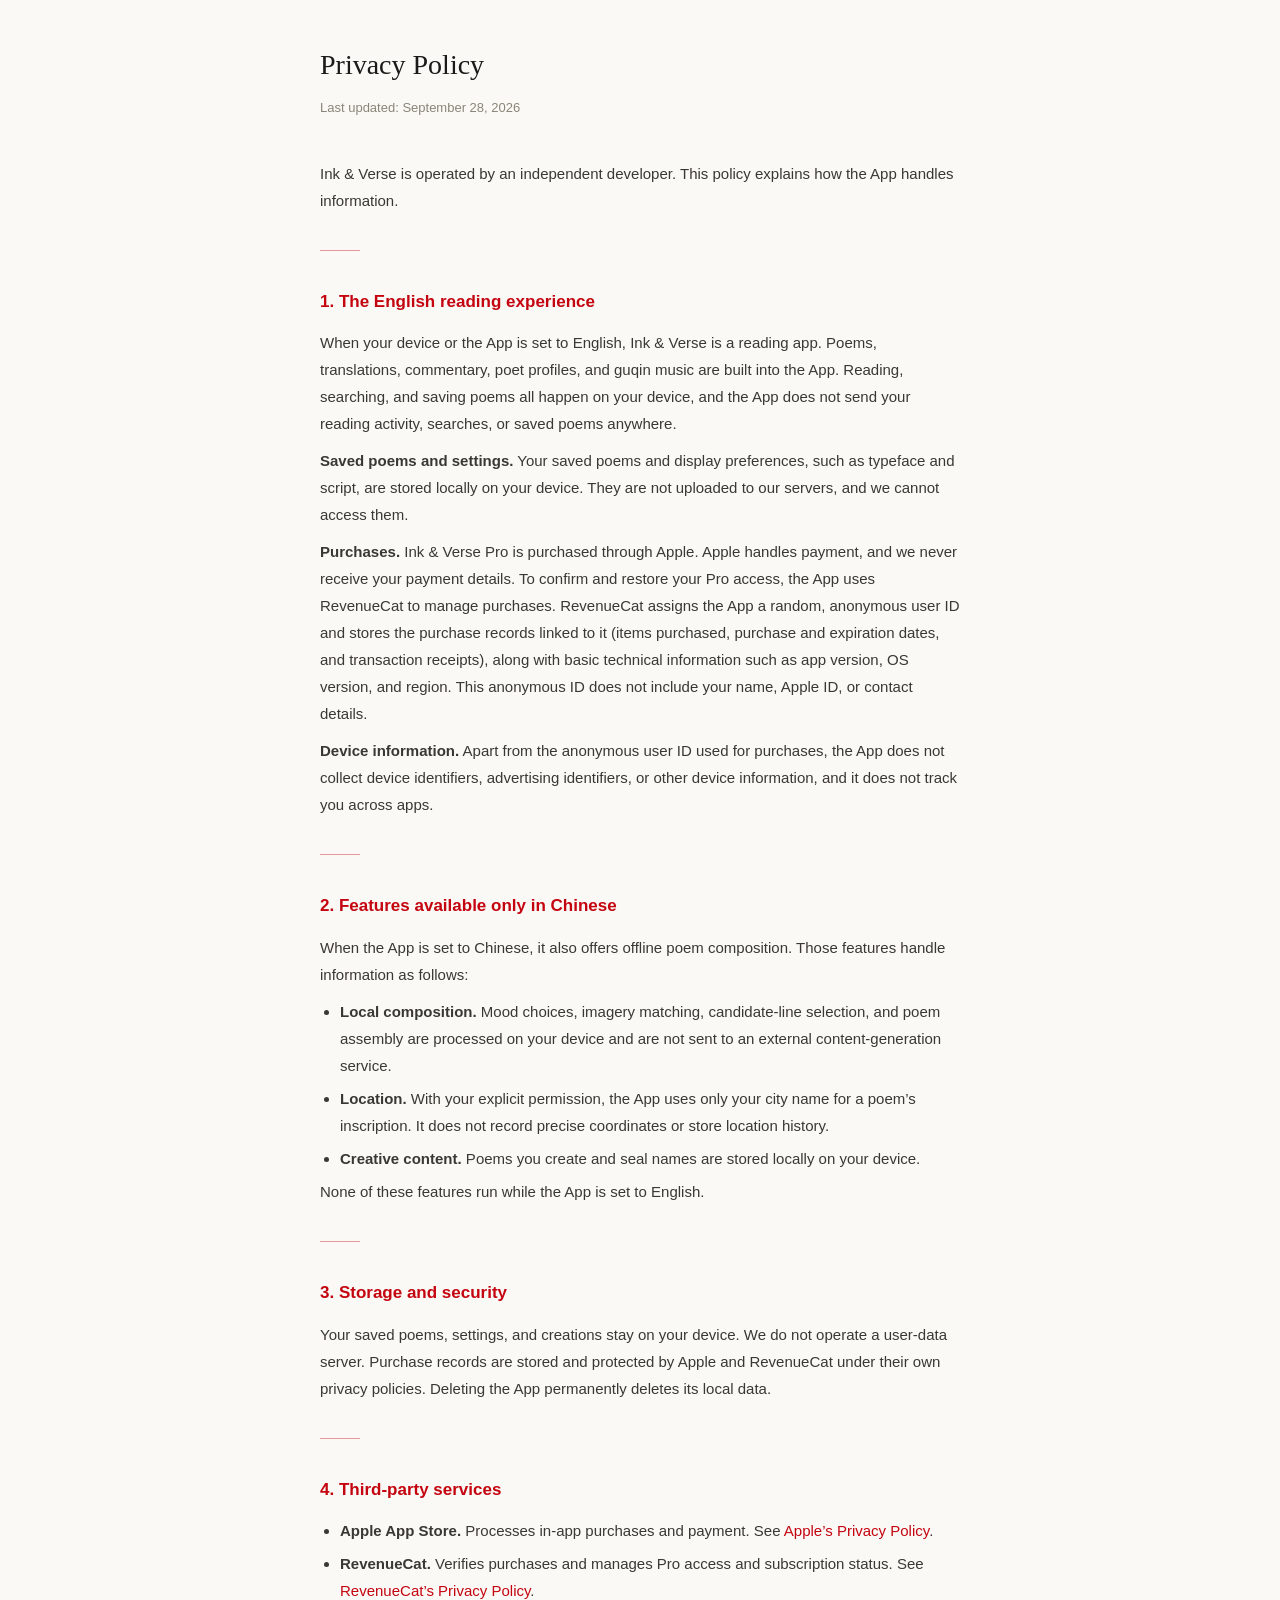
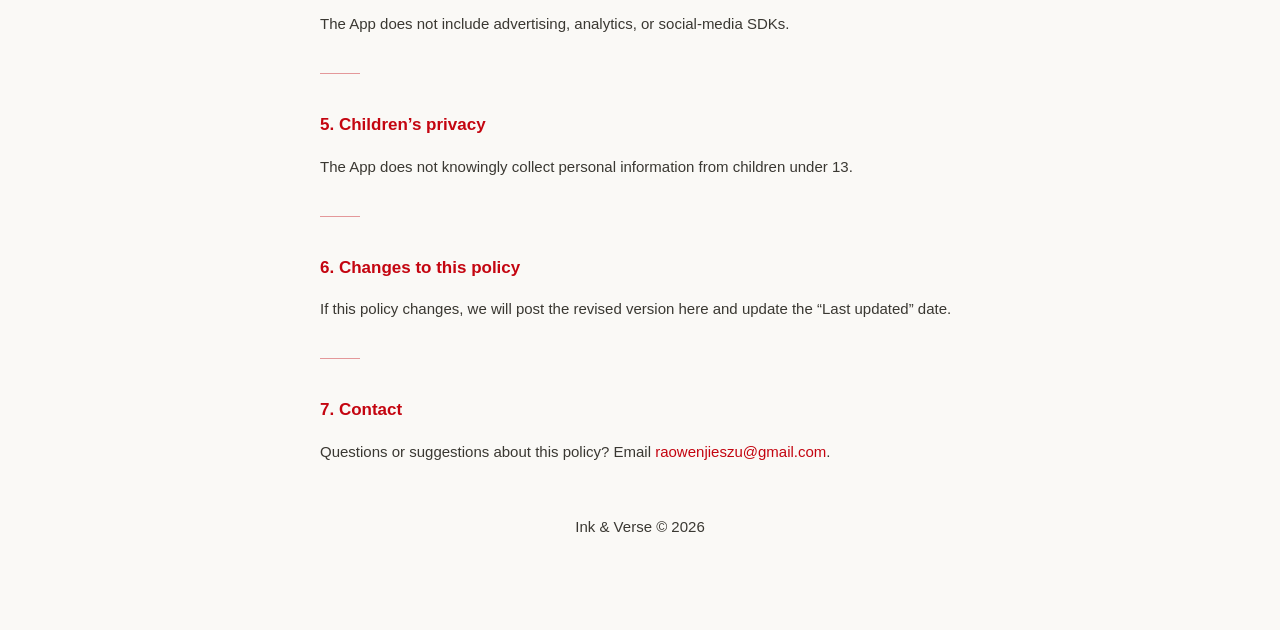
<file: docs/privacy-en.html>
<!DOCTYPE html>
<html lang="en">
<head>
<meta charset="UTF-8">
<meta name="viewport" content="width=device-width, initial-scale=1.0">
<title>Ink &amp; Verse — Privacy Policy</title>
<style>
  * { margin: 0; padding: 0; box-sizing: border-box; }
  body { font-family: -apple-system, BlinkMacSystemFont, "Segoe UI", sans-serif; color: #1a1a18; background: #faf9f6; line-height: 1.8; padding: 40px 20px 80px; max-width: 680px; margin: 0 auto; }
  h1 { font-family: Georgia, serif; font-size: 28px; font-weight: 400; margin-bottom: 6px; }
  .subtitle { font-size: 13px; color: #8a8578; margin-bottom: 40px; }
  h2 { font-size: 17px; font-weight: 600; margin-top: 32px; margin-bottom: 12px; color: #c40510; }
  p, li { font-size: 15px; color: #3a3832; margin-bottom: 10px; }
  ul { padding-left: 20px; }
  li { margin-bottom: 6px; }
  .divider { width: 40px; height: 1px; background: #c40510; opacity: 0.4; margin: 36px 0; }
  a { color: #c40510; text-decoration: none; }
  a:hover { text-decoration: underline; }
  .footer { margin-top: 48px; font-size: 12px; color: #a8a198; text-align: center; }
</style>
</head>
<body>
<h1>Privacy Policy</h1>
<p class="subtitle">Last updated: September 28, 2026</p>
<p>Ink &amp; Verse is operated by an independent developer. This policy explains how the App handles information.</p>
<div class="divider"></div>
<h2>1. The English reading experience</h2>
<p>When your device or the App is set to English, Ink &amp; Verse is a reading app. Poems, translations, commentary, poet profiles, and guqin music are built into the App. Reading, searching, and saving poems all happen on your device, and the App does not send your reading activity, searches, or saved poems anywhere.</p>
<p><strong>Saved poems and settings.</strong> Your saved poems and display preferences, such as typeface and script, are stored locally on your device. They are not uploaded to our servers, and we cannot access them.</p>
<p><strong>Purchases.</strong> Ink &amp; Verse Pro is purchased through Apple. Apple handles payment, and we never receive your payment details. To confirm and restore your Pro access, the App uses RevenueCat to manage purchases. RevenueCat assigns the App a random, anonymous user ID and stores the purchase records linked to it (items purchased, purchase and expiration dates, and transaction receipts), along with basic technical information such as app version, OS version, and region. This anonymous ID does not include your name, Apple ID, or contact details.</p>
<p><strong>Device information.</strong> Apart from the anonymous user ID used for purchases, the App does not collect device identifiers, advertising identifiers, or other device information, and it does not track you across apps.</p>
<div class="divider"></div>
<h2>2. Features available only in Chinese</h2>
<p>When the App is set to Chinese, it also offers offline poem composition. Those features handle information as follows:</p>
<ul>
  <li><strong>Local composition.</strong> Mood choices, imagery matching, candidate-line selection, and poem assembly are processed on your device and are not sent to an external content-generation service.</li>
  <li><strong>Location.</strong> With your explicit permission, the App uses only your city name for a poem&rsquo;s inscription. It does not record precise coordinates or store location history.</li>
  <li><strong>Creative content.</strong> Poems you create and seal names are stored locally on your device.</li>
</ul>
<p>None of these features run while the App is set to English.</p>
<div class="divider"></div>
<h2>3. Storage and security</h2>
<p>Your saved poems, settings, and creations stay on your device. We do not operate a user-data server. Purchase records are stored and protected by Apple and RevenueCat under their own privacy policies. Deleting the App permanently deletes its local data.</p>
<div class="divider"></div>
<h2>4. Third-party services</h2>
<ul>
  <li><strong>Apple App Store.</strong> Processes in-app purchases and payment. See <a href="https://www.apple.com/legal/privacy/" target="_blank">Apple&rsquo;s Privacy Policy</a>.</li>
  <li><strong>RevenueCat.</strong> Verifies purchases and manages Pro access and subscription status. See <a href="https://www.revenuecat.com/privacy/" target="_blank">RevenueCat&rsquo;s Privacy Policy</a>.</li>
</ul>
<p>The App does not include advertising, analytics, or social-media SDKs.</p>
<div class="divider"></div>
<h2>5. Children&rsquo;s privacy</h2>
<p>The App does not knowingly collect personal information from children under 13.</p>
<div class="divider"></div>
<h2>6. Changes to this policy</h2>
<p>If this policy changes, we will post the revised version here and update the &ldquo;Last updated&rdquo; date.</p>
<div class="divider"></div>
<h2>7. Contact</h2>
<p>Questions or suggestions about this policy? Email <a href="mailto:raowenjieszu@gmail.com">raowenjieszu@gmail.com</a>.</p>
<div class="footer"><p>Ink &amp; Verse &copy; 2026</p></div>
</body>
</html>
</file>
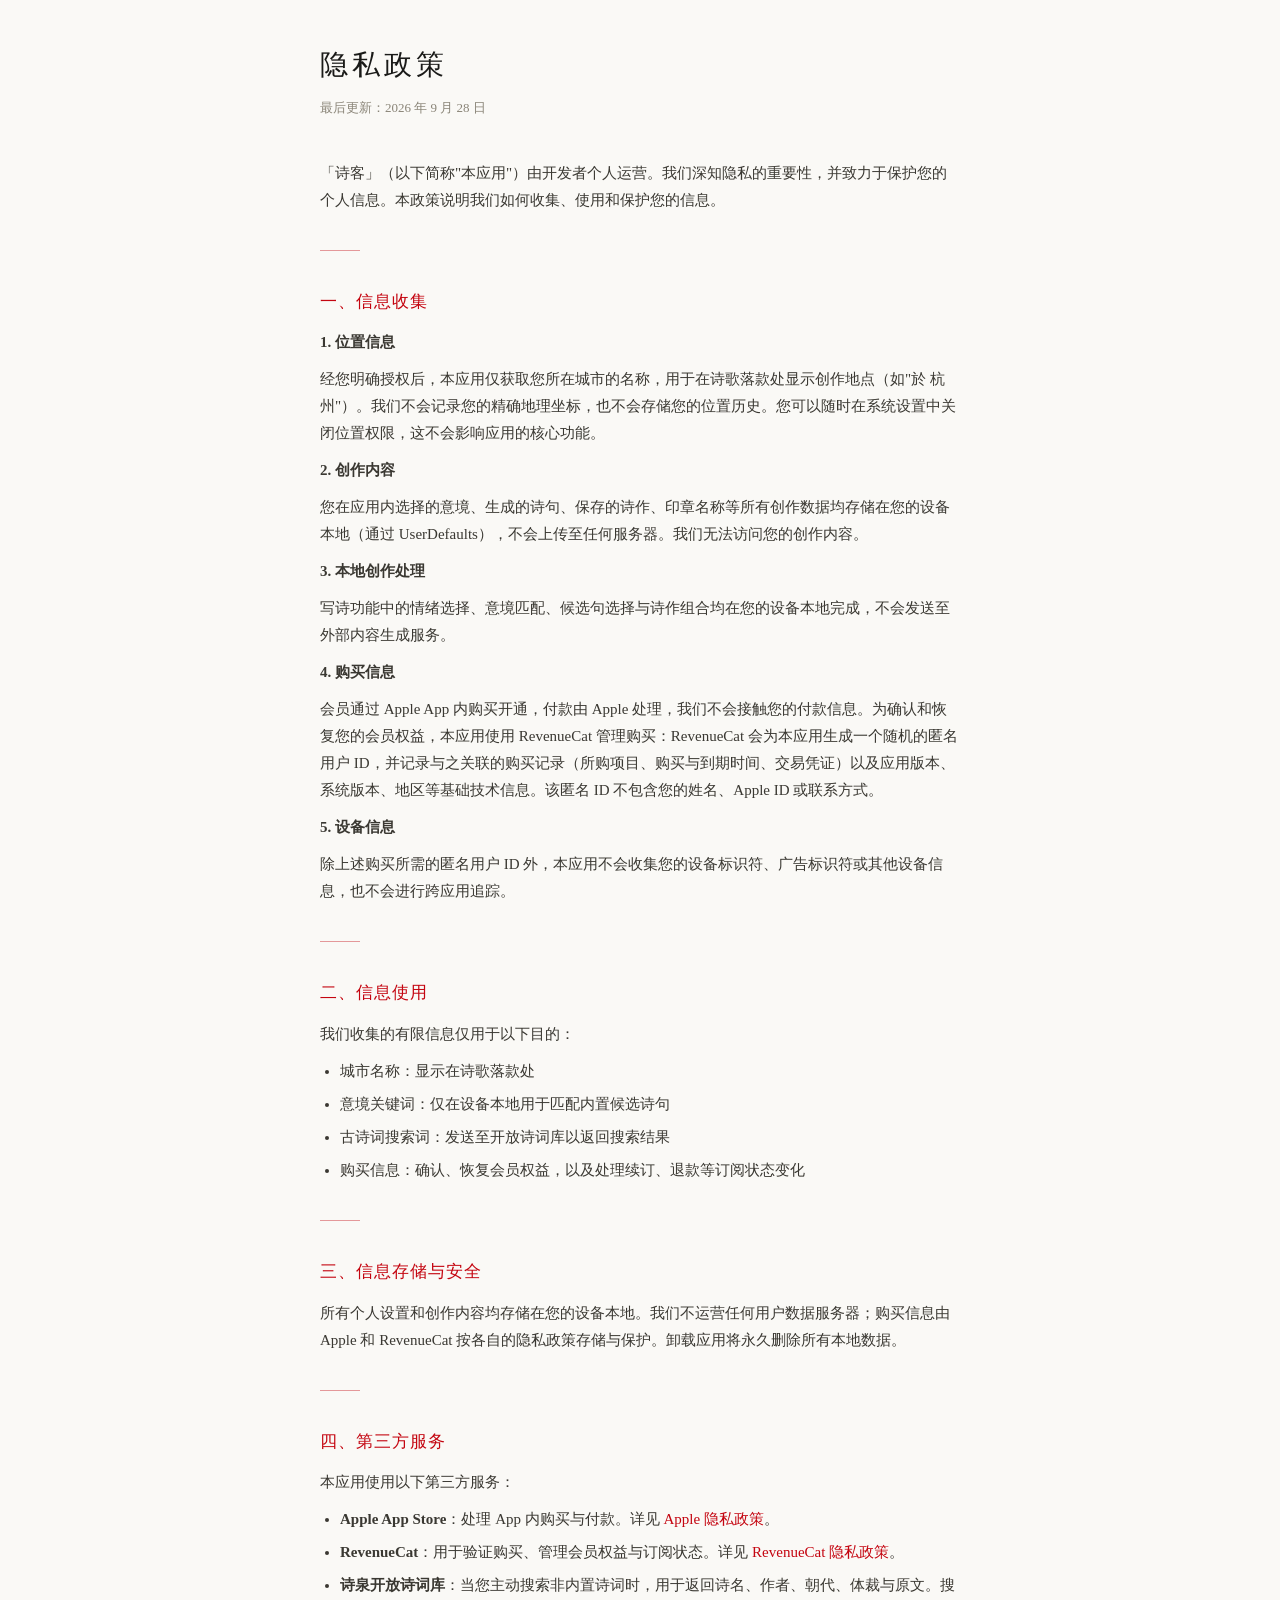
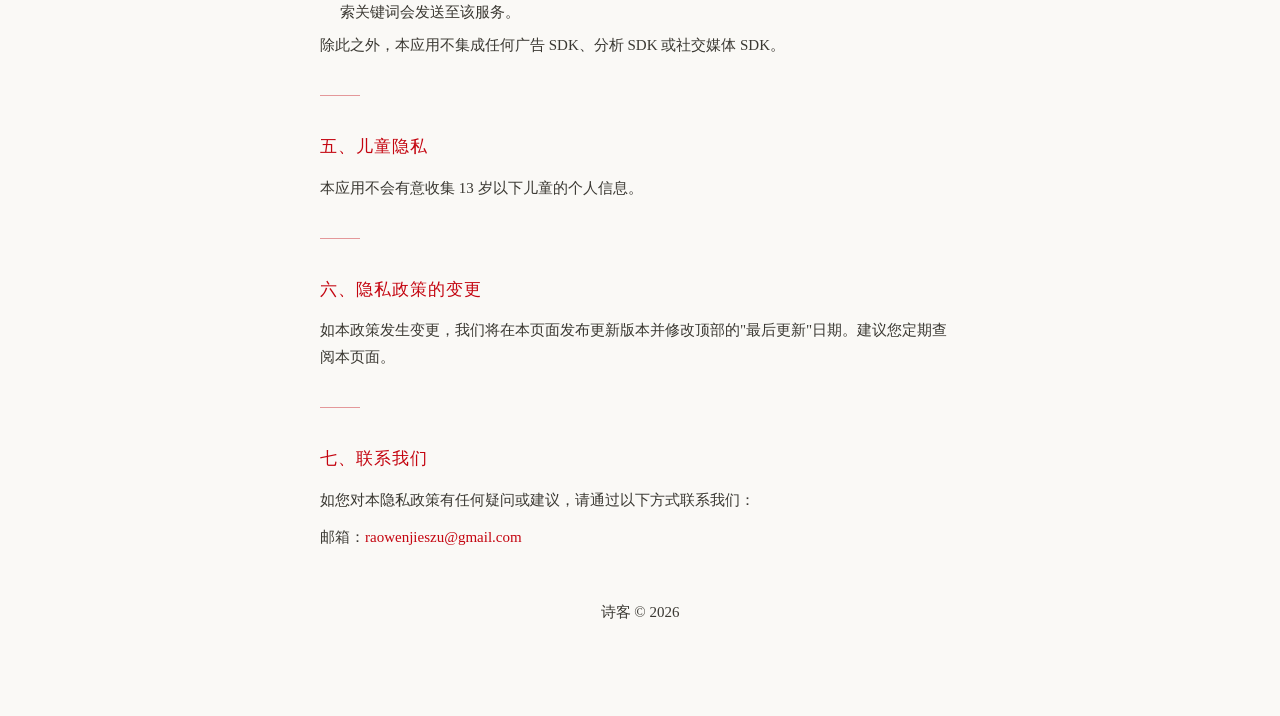
<file: docs/privacy.html>
<!DOCTYPE html>
<html lang="zh-CN">
<head>
<meta charset="UTF-8">
<meta name="viewport" content="width=device-width, initial-scale=1.0">
<title>诗客 - 隐私政策</title>
<style>
  * { margin: 0; padding: 0; box-sizing: border-box; }
  body {
    font-family: -apple-system, "PingFang SC", "Noto Serif SC", serif;
    color: #1a1a18;
    background: #faf9f6;
    line-height: 1.8;
    padding: 40px 20px 80px;
    max-width: 680px;
    margin: 0 auto;
  }
  h1 {
    font-size: 28px;
    font-weight: 300;
    margin-bottom: 6px;
    letter-spacing: 4px;
  }
  .subtitle {
    font-size: 13px;
    color: #8a8578;
    margin-bottom: 40px;
  }
  h2 {
    font-size: 17px;
    font-weight: 500;
    margin-top: 32px;
    margin-bottom: 12px;
    color: #c40510;
    letter-spacing: 1px;
  }
  p, li {
    font-size: 15px;
    color: #3a3832;
    margin-bottom: 10px;
  }
  ul { padding-left: 20px; }
  li { margin-bottom: 6px; }
  .divider {
    width: 40px;
    height: 1px;
    background: #c40510;
    opacity: 0.4;
    margin: 36px 0;
  }
  a { color: #c40510; text-decoration: none; }
  a:hover { text-decoration: underline; }
  .footer {
    margin-top: 48px;
    font-size: 12px;
    color: #a8a198;
    text-align: center;
  }
</style>
</head>
<body>

<h1>隐私政策</h1>
<p class="subtitle">最后更新：2026 年 9 月 28 日</p>

<p>「诗客」（以下简称"本应用"）由开发者个人运营。我们深知隐私的重要性，并致力于保护您的个人信息。本政策说明我们如何收集、使用和保护您的信息。</p>

<div class="divider"></div>

<h2>一、信息收集</h2>

<p><strong>1. 位置信息</strong></p>
<p>经您明确授权后，本应用仅获取您所在城市的名称，用于在诗歌落款处显示创作地点（如"於 杭州"）。我们不会记录您的精确地理坐标，也不会存储您的位置历史。您可以随时在系统设置中关闭位置权限，这不会影响应用的核心功能。</p>

<p><strong>2. 创作内容</strong></p>
<p>您在应用内选择的意境、生成的诗句、保存的诗作、印章名称等所有创作数据均存储在您的设备本地（通过 UserDefaults），不会上传至任何服务器。我们无法访问您的创作内容。</p>

<p><strong>3. 本地创作处理</strong></p>
<p>写诗功能中的情绪选择、意境匹配、候选句选择与诗作组合均在您的设备本地完成，不会发送至外部内容生成服务。</p>

<p><strong>4. 购买信息</strong></p>
<p>会员通过 Apple App 内购买开通，付款由 Apple 处理，我们不会接触您的付款信息。为确认和恢复您的会员权益，本应用使用 RevenueCat 管理购买：RevenueCat 会为本应用生成一个随机的匿名用户 ID，并记录与之关联的购买记录（所购项目、购买与到期时间、交易凭证）以及应用版本、系统版本、地区等基础技术信息。该匿名 ID 不包含您的姓名、Apple ID 或联系方式。</p>

<p><strong>5. 设备信息</strong></p>
<p>除上述购买所需的匿名用户 ID 外，本应用不会收集您的设备标识符、广告标识符或其他设备信息，也不会进行跨应用追踪。</p>

<div class="divider"></div>

<h2>二、信息使用</h2>
<p>我们收集的有限信息仅用于以下目的：</p>
<ul>
  <li>城市名称：显示在诗歌落款处</li>
  <li>意境关键词：仅在设备本地用于匹配内置候选诗句</li>
  <li>古诗词搜索词：发送至开放诗词库以返回搜索结果</li>
  <li>购买信息：确认、恢复会员权益，以及处理续订、退款等订阅状态变化</li>
</ul>

<div class="divider"></div>

<h2>三、信息存储与安全</h2>
<p>所有个人设置和创作内容均存储在您的设备本地。我们不运营任何用户数据服务器；购买信息由 Apple 和 RevenueCat 按各自的隐私政策存储与保护。卸载应用将永久删除所有本地数据。</p>

<div class="divider"></div>

<h2>四、第三方服务</h2>
<p>本应用使用以下第三方服务：</p>
<ul>
  <li><strong>Apple App Store</strong>：处理 App 内购买与付款。详见 <a href="https://www.apple.com/legal/privacy/" target="_blank">Apple 隐私政策</a>。</li>
  <li><strong>RevenueCat</strong>：用于验证购买、管理会员权益与订阅状态。详见 <a href="https://www.revenuecat.com/privacy/" target="_blank">RevenueCat 隐私政策</a>。</li>
  <li><strong>诗泉开放诗词库</strong>：当您主动搜索非内置诗词时，用于返回诗名、作者、朝代、体裁与原文。搜索关键词会发送至该服务。</li>
</ul>
<p>除此之外，本应用不集成任何广告 SDK、分析 SDK 或社交媒体 SDK。</p>

<div class="divider"></div>

<h2>五、儿童隐私</h2>
<p>本应用不会有意收集 13 岁以下儿童的个人信息。</p>

<div class="divider"></div>

<h2>六、隐私政策的变更</h2>
<p>如本政策发生变更，我们将在本页面发布更新版本并修改顶部的"最后更新"日期。建议您定期查阅本页面。</p>

<div class="divider"></div>

<h2>七、联系我们</h2>
<p>如您对本隐私政策有任何疑问或建议，请通过以下方式联系我们：</p>
<p>邮箱：<a href="mailto:raowenjieszu@gmail.com">raowenjieszu@gmail.com</a></p>

<div class="footer">
  <p>诗客 &copy; 2026</p>
</div>

</body>
</html>
</file>
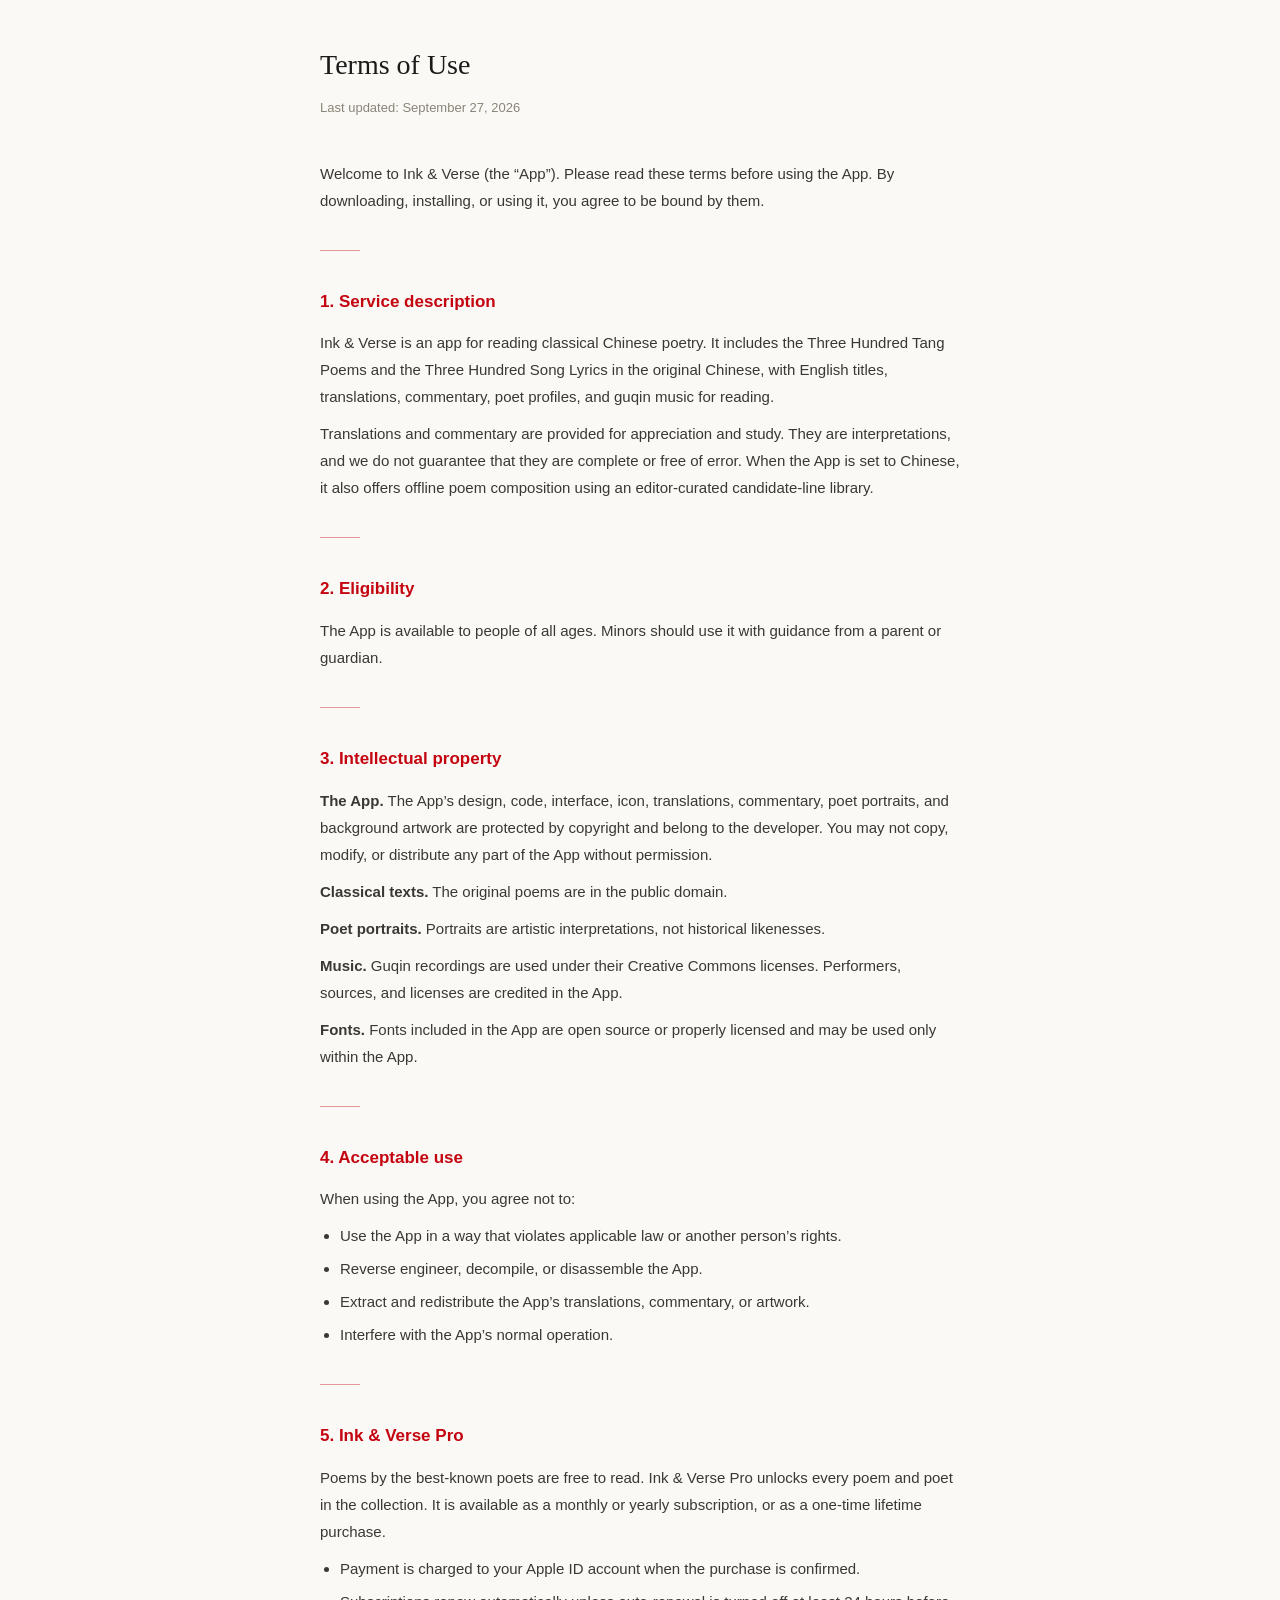
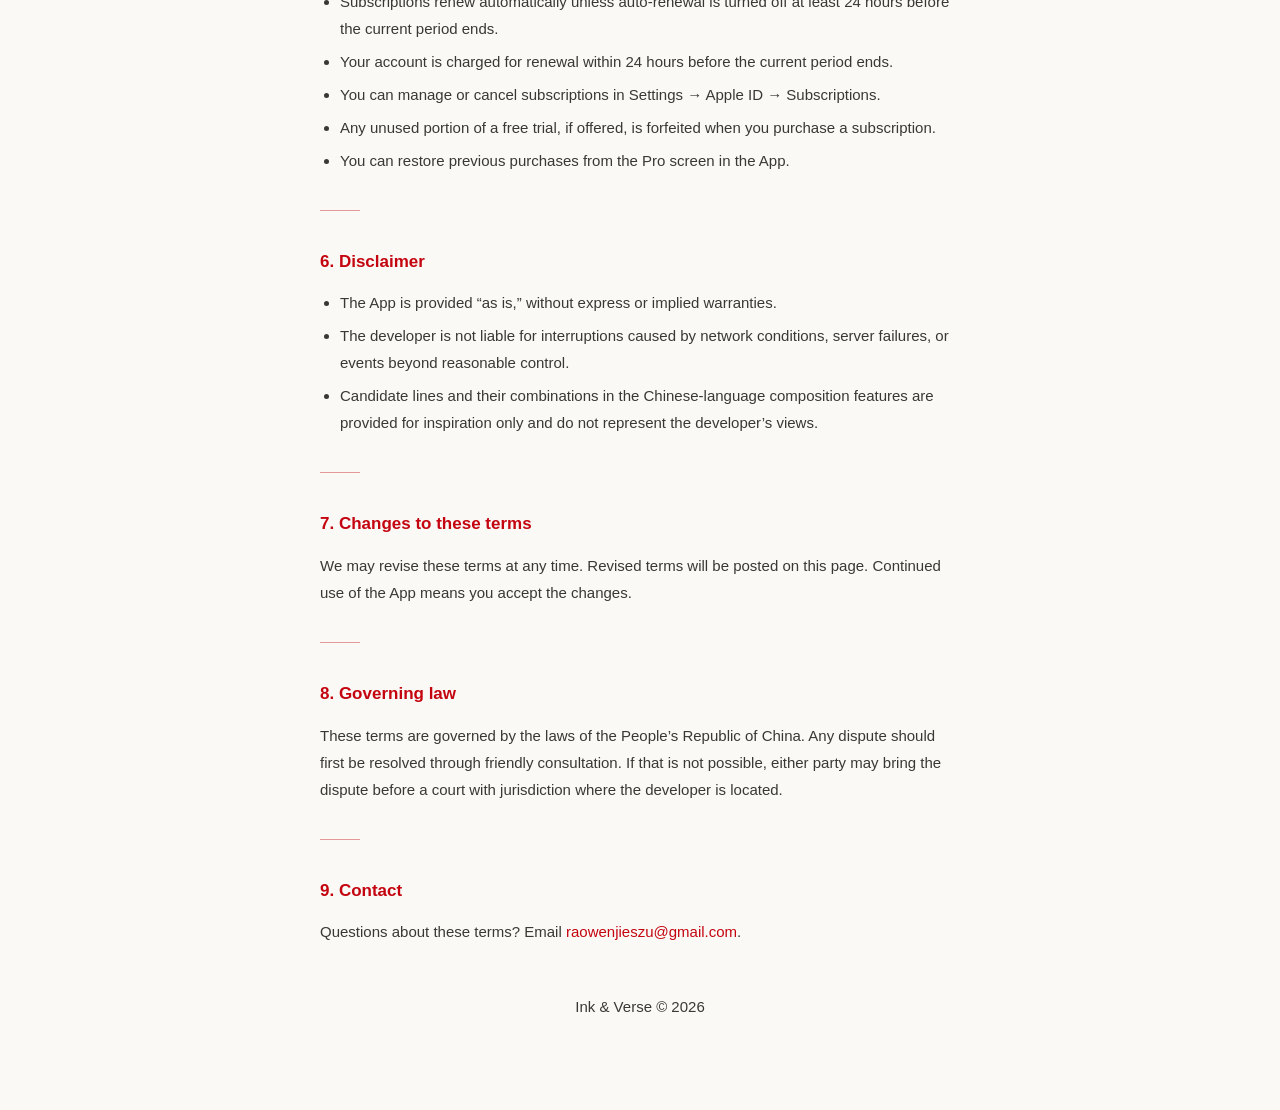
<file: docs/terms-en.html>
<!DOCTYPE html>
<html lang="en">
<head>
<meta charset="UTF-8">
<meta name="viewport" content="width=device-width, initial-scale=1.0">
<title>Ink &amp; Verse — Terms of Use</title>
<style>
  * { margin: 0; padding: 0; box-sizing: border-box; }
  body { font-family: -apple-system, BlinkMacSystemFont, "Segoe UI", sans-serif; color: #1a1a18; background: #faf9f6; line-height: 1.8; padding: 40px 20px 80px; max-width: 680px; margin: 0 auto; }
  h1 { font-family: Georgia, serif; font-size: 28px; font-weight: 400; margin-bottom: 6px; }
  .subtitle { font-size: 13px; color: #8a8578; margin-bottom: 40px; }
  h2 { font-size: 17px; font-weight: 600; margin-top: 32px; margin-bottom: 12px; color: #c40510; }
  p, li { font-size: 15px; color: #3a3832; margin-bottom: 10px; }
  ul { padding-left: 20px; }
  li { margin-bottom: 6px; }
  .divider { width: 40px; height: 1px; background: #c40510; opacity: 0.4; margin: 36px 0; }
  a { color: #c40510; text-decoration: none; }
  a:hover { text-decoration: underline; }
  .footer { margin-top: 48px; font-size: 12px; color: #a8a198; text-align: center; }
</style>
</head>
<body>
<h1>Terms of Use</h1>
<p class="subtitle">Last updated: September 27, 2026</p>
<p>Welcome to Ink &amp; Verse (the &ldquo;App&rdquo;). Please read these terms before using the App. By downloading, installing, or using it, you agree to be bound by them.</p>
<div class="divider"></div>
<h2>1. Service description</h2>
<p>Ink &amp; Verse is an app for reading classical Chinese poetry. It includes the Three Hundred Tang Poems and the Three Hundred Song Lyrics in the original Chinese, with English titles, translations, commentary, poet profiles, and guqin music for reading.</p>
<p>Translations and commentary are provided for appreciation and study. They are interpretations, and we do not guarantee that they are complete or free of error. When the App is set to Chinese, it also offers offline poem composition using an editor-curated candidate-line library.</p>
<div class="divider"></div>
<h2>2. Eligibility</h2>
<p>The App is available to people of all ages. Minors should use it with guidance from a parent or guardian.</p>
<div class="divider"></div>
<h2>3. Intellectual property</h2>
<p><strong>The App.</strong> The App&rsquo;s design, code, interface, icon, translations, commentary, poet portraits, and background artwork are protected by copyright and belong to the developer. You may not copy, modify, or distribute any part of the App without permission.</p>
<p><strong>Classical texts.</strong> The original poems are in the public domain.</p>
<p><strong>Poet portraits.</strong> Portraits are artistic interpretations, not historical likenesses.</p>
<p><strong>Music.</strong> Guqin recordings are used under their Creative Commons licenses. Performers, sources, and licenses are credited in the App.</p>
<p><strong>Fonts.</strong> Fonts included in the App are open source or properly licensed and may be used only within the App.</p>
<div class="divider"></div>
<h2>4. Acceptable use</h2>
<p>When using the App, you agree not to:</p>
<ul>
  <li>Use the App in a way that violates applicable law or another person&rsquo;s rights.</li>
  <li>Reverse engineer, decompile, or disassemble the App.</li>
  <li>Extract and redistribute the App&rsquo;s translations, commentary, or artwork.</li>
  <li>Interfere with the App&rsquo;s normal operation.</li>
</ul>
<div class="divider"></div>
<h2>5. Ink &amp; Verse Pro</h2>
<p>Poems by the best-known poets are free to read. Ink &amp; Verse Pro unlocks every poem and poet in the collection. It is available as a monthly or yearly subscription, or as a one-time lifetime purchase.</p>
<ul>
  <li>Payment is charged to your Apple ID account when the purchase is confirmed.</li>
  <li>Subscriptions renew automatically unless auto-renewal is turned off at least 24 hours before the current period ends.</li>
  <li>Your account is charged for renewal within 24 hours before the current period ends.</li>
  <li>You can manage or cancel subscriptions in Settings &rarr; Apple ID &rarr; Subscriptions.</li>
  <li>Any unused portion of a free trial, if offered, is forfeited when you purchase a subscription.</li>
  <li>You can restore previous purchases from the Pro screen in the App.</li>
</ul>
<div class="divider"></div>
<h2>6. Disclaimer</h2>
<ul>
  <li>The App is provided &ldquo;as is,&rdquo; without express or implied warranties.</li>
  <li>The developer is not liable for interruptions caused by network conditions, server failures, or events beyond reasonable control.</li>
  <li>Candidate lines and their combinations in the Chinese-language composition features are provided for inspiration only and do not represent the developer&rsquo;s views.</li>
</ul>
<div class="divider"></div>
<h2>7. Changes to these terms</h2>
<p>We may revise these terms at any time. Revised terms will be posted on this page. Continued use of the App means you accept the changes.</p>
<div class="divider"></div>
<h2>8. Governing law</h2>
<p>These terms are governed by the laws of the People&rsquo;s Republic of China. Any dispute should first be resolved through friendly consultation. If that is not possible, either party may bring the dispute before a court with jurisdiction where the developer is located.</p>
<div class="divider"></div>
<h2>9. Contact</h2>
<p>Questions about these terms? Email <a href="mailto:raowenjieszu@gmail.com">raowenjieszu@gmail.com</a>.</p>
<div class="footer"><p>Ink &amp; Verse &copy; 2026</p></div>
</body>
</html>
</file>
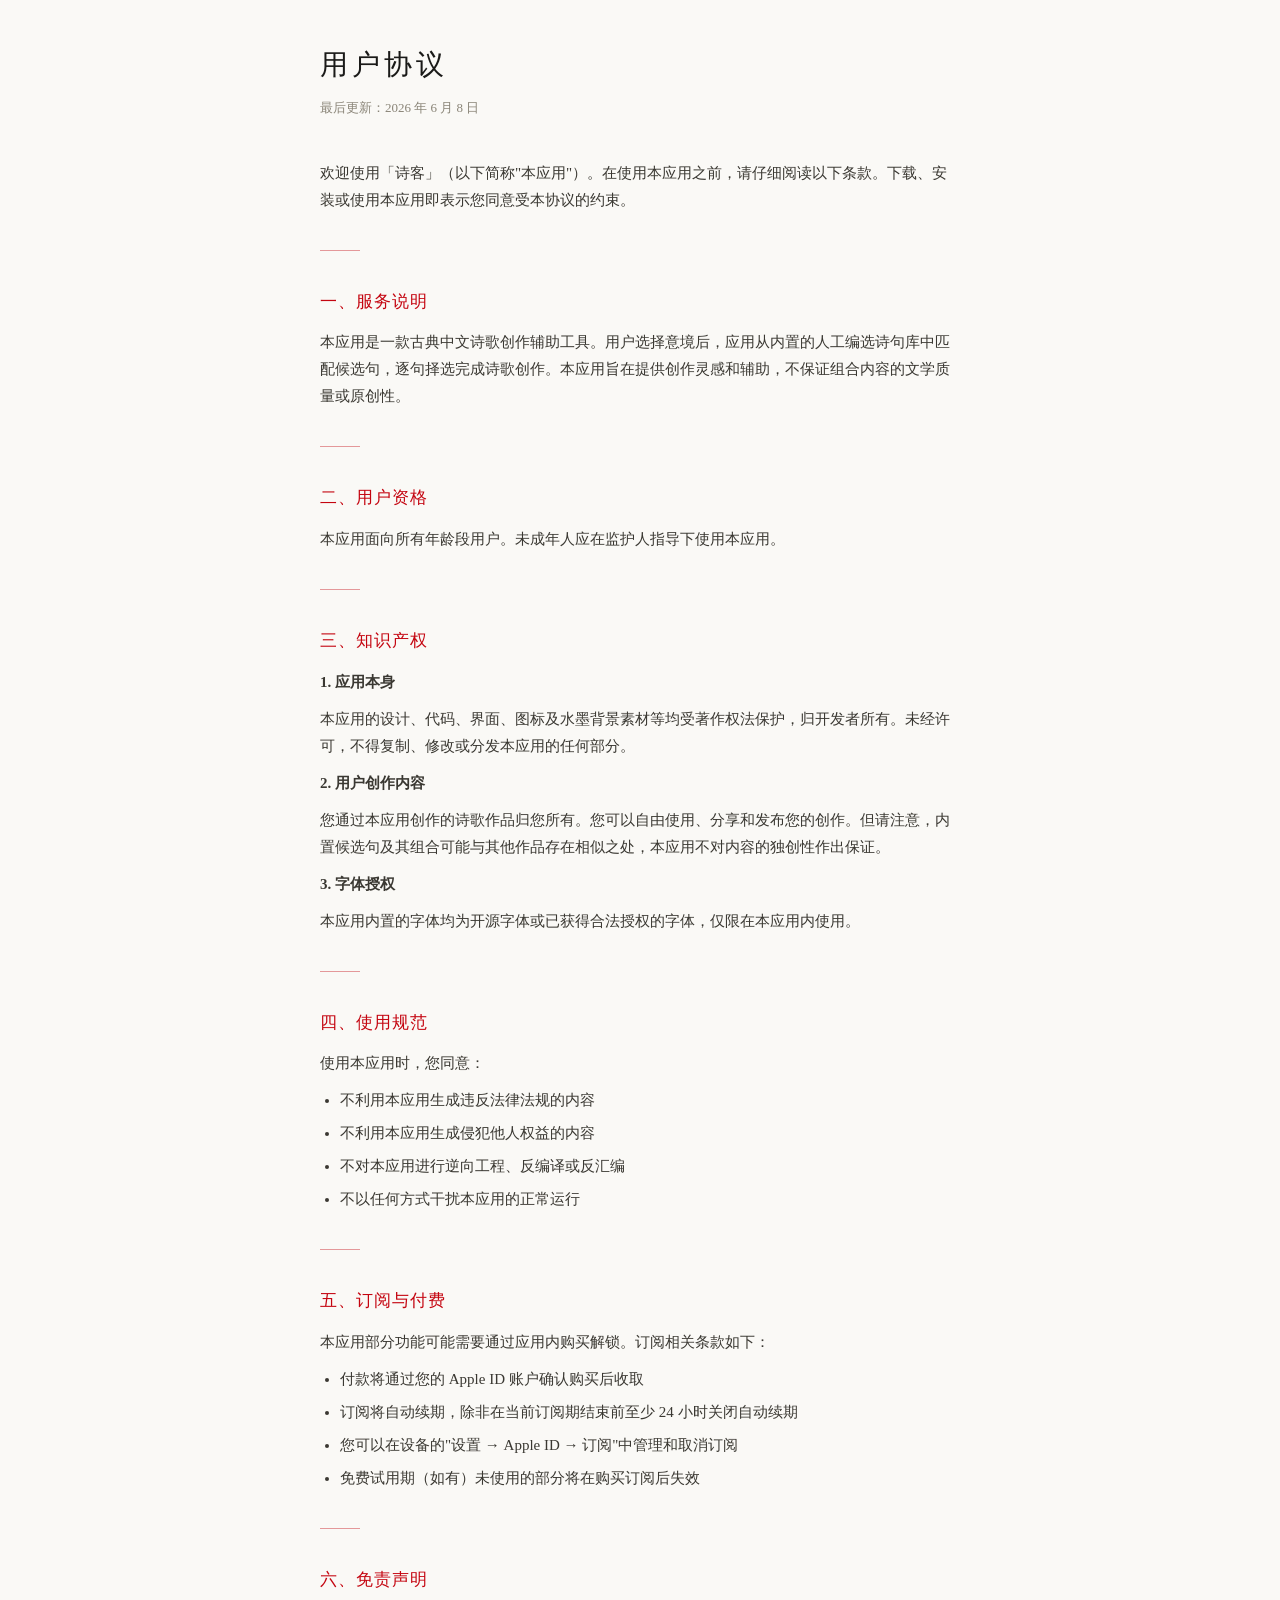
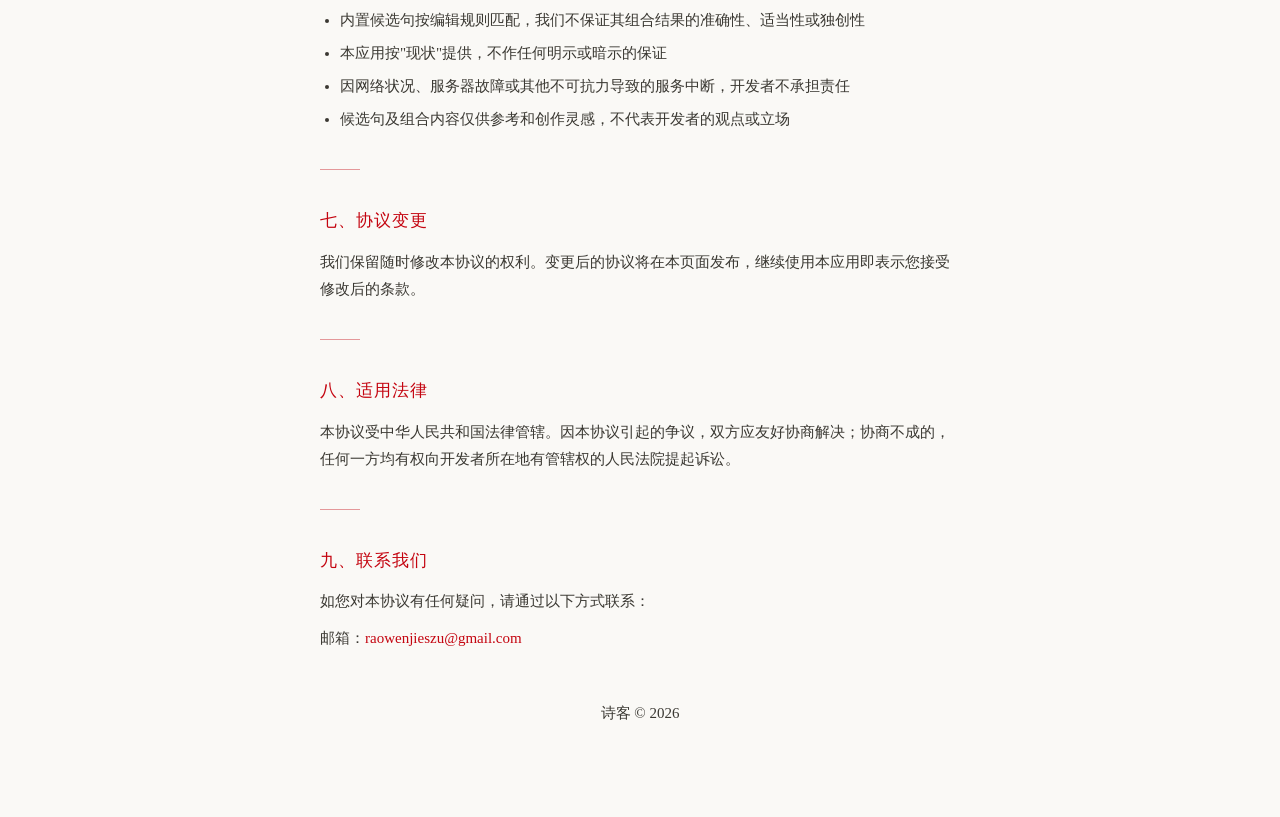
<file: docs/terms.html>
<!DOCTYPE html>
<html lang="zh-CN">
<head>
<meta charset="UTF-8">
<meta name="viewport" content="width=device-width, initial-scale=1.0">
<title>诗客 - 用户协议</title>
<style>
  * { margin: 0; padding: 0; box-sizing: border-box; }
  body {
    font-family: -apple-system, "PingFang SC", "Noto Serif SC", serif;
    color: #1a1a18;
    background: #faf9f6;
    line-height: 1.8;
    padding: 40px 20px 80px;
    max-width: 680px;
    margin: 0 auto;
  }
  h1 {
    font-size: 28px;
    font-weight: 300;
    margin-bottom: 6px;
    letter-spacing: 4px;
  }
  .subtitle {
    font-size: 13px;
    color: #8a8578;
    margin-bottom: 40px;
  }
  h2 {
    font-size: 17px;
    font-weight: 500;
    margin-top: 32px;
    margin-bottom: 12px;
    color: #c40510;
    letter-spacing: 1px;
  }
  p, li {
    font-size: 15px;
    color: #3a3832;
    margin-bottom: 10px;
  }
  ul { padding-left: 20px; }
  li { margin-bottom: 6px; }
  .divider {
    width: 40px;
    height: 1px;
    background: #c40510;
    opacity: 0.4;
    margin: 36px 0;
  }
  a { color: #c40510; text-decoration: none; }
  a:hover { text-decoration: underline; }
  .footer {
    margin-top: 48px;
    font-size: 12px;
    color: #a8a198;
    text-align: center;
  }
</style>
</head>
<body>

<h1>用户协议</h1>
<p class="subtitle">最后更新：2026 年 6 月 8 日</p>

<p>欢迎使用「诗客」（以下简称"本应用"）。在使用本应用之前，请仔细阅读以下条款。下载、安装或使用本应用即表示您同意受本协议的约束。</p>

<div class="divider"></div>

<h2>一、服务说明</h2>
<p>本应用是一款古典中文诗歌创作辅助工具。用户选择意境后，应用从内置的人工编选诗句库中匹配候选句，逐句择选完成诗歌创作。本应用旨在提供创作灵感和辅助，不保证组合内容的文学质量或原创性。</p>

<div class="divider"></div>

<h2>二、用户资格</h2>
<p>本应用面向所有年龄段用户。未成年人应在监护人指导下使用本应用。</p>

<div class="divider"></div>

<h2>三、知识产权</h2>
<p><strong>1. 应用本身</strong></p>
<p>本应用的设计、代码、界面、图标及水墨背景素材等均受著作权法保护，归开发者所有。未经许可，不得复制、修改或分发本应用的任何部分。</p>

<p><strong>2. 用户创作内容</strong></p>
<p>您通过本应用创作的诗歌作品归您所有。您可以自由使用、分享和发布您的创作。但请注意，内置候选句及其组合可能与其他作品存在相似之处，本应用不对内容的独创性作出保证。</p>

<p><strong>3. 字体授权</strong></p>
<p>本应用内置的字体均为开源字体或已获得合法授权的字体，仅限在本应用内使用。</p>

<div class="divider"></div>

<h2>四、使用规范</h2>
<p>使用本应用时，您同意：</p>
<ul>
  <li>不利用本应用生成违反法律法规的内容</li>
  <li>不利用本应用生成侵犯他人权益的内容</li>
  <li>不对本应用进行逆向工程、反编译或反汇编</li>
  <li>不以任何方式干扰本应用的正常运行</li>
</ul>

<div class="divider"></div>

<h2>五、订阅与付费</h2>
<p>本应用部分功能可能需要通过应用内购买解锁。订阅相关条款如下：</p>
<ul>
  <li>付款将通过您的 Apple ID 账户确认购买后收取</li>
  <li>订阅将自动续期，除非在当前订阅期结束前至少 24 小时关闭自动续期</li>
  <li>您可以在设备的"设置 → Apple ID → 订阅"中管理和取消订阅</li>
  <li>免费试用期（如有）未使用的部分将在购买订阅后失效</li>
</ul>

<div class="divider"></div>

<h2>六、免责声明</h2>
<ul>
  <li>内置候选句按编辑规则匹配，我们不保证其组合结果的准确性、适当性或独创性</li>
  <li>本应用按"现状"提供，不作任何明示或暗示的保证</li>
  <li>因网络状况、服务器故障或其他不可抗力导致的服务中断，开发者不承担责任</li>
  <li>候选句及组合内容仅供参考和创作灵感，不代表开发者的观点或立场</li>
</ul>

<div class="divider"></div>

<h2>七、协议变更</h2>
<p>我们保留随时修改本协议的权利。变更后的协议将在本页面发布，继续使用本应用即表示您接受修改后的条款。</p>

<div class="divider"></div>

<h2>八、适用法律</h2>
<p>本协议受中华人民共和国法律管辖。因本协议引起的争议，双方应友好协商解决；协商不成的，任何一方均有权向开发者所在地有管辖权的人民法院提起诉讼。</p>

<div class="divider"></div>

<h2>九、联系我们</h2>
<p>如您对本协议有任何疑问，请通过以下方式联系：</p>
<p>邮箱：<a href="mailto:raowenjieszu@gmail.com">raowenjieszu@gmail.com</a></p>

<div class="footer">
  <p>诗客 &copy; 2026</p>
</div>

</body>
</html>
</file>
